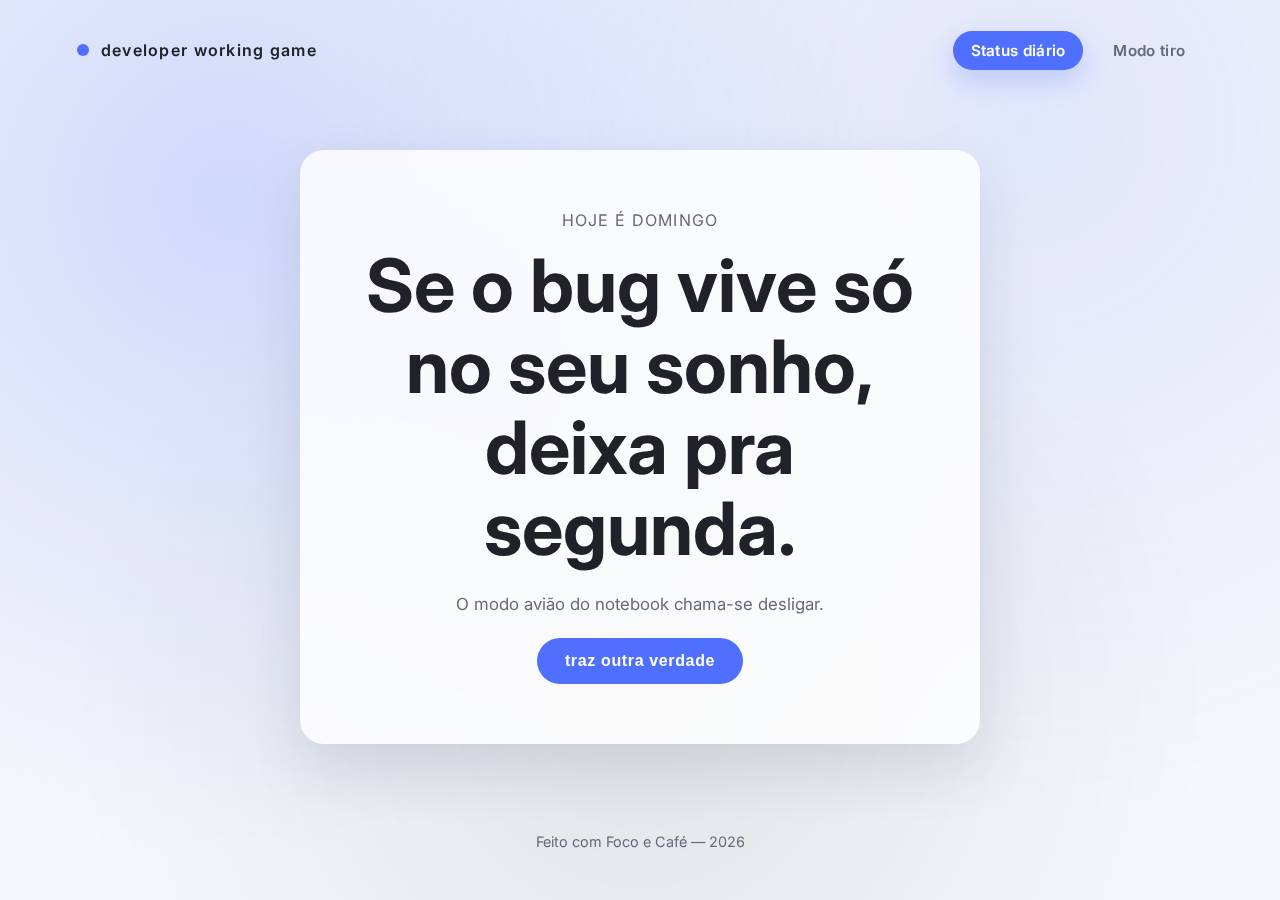
<file: index.html>
<!DOCTYPE html>
<html lang="pt-BR">
<head>
    <meta charset="utf-8">
    <meta name="viewport" content="width=device-width, initial-scale=1">
    <meta name="description" content="Landing page leve e responsiva para lembrar desenvolvedores das prioridades da semana.">
    <title>Developer Working Game</title>
    <link rel="preconnect" href="https://fonts.googleapis.com">
    <link rel="preconnect" href="https://fonts.gstatic.com" crossorigin>
    <link href="https://fonts.googleapis.com/css2?family=Inter:wght@400;600;700&display=swap" rel="stylesheet">
    <link rel="stylesheet" href="styles.css">
</head>
<body>
    <div class="background"></div>
    <header class="site-header">
        <div class="brand">
            <span class="brand-dot" aria-hidden="true"></span>
            <p class="brand-text">developer working game</p>
        </div>
        <nav class="site-nav" aria-label="Seções do site">
            <a href="index.html" class="nav-link is-active">Status diário</a>
            <a href="game.html" class="nav-link">Modo tiro</a>
        </nav>
    </header>

    <main class="content" id="status">
        <section class="card" role="status" aria-live="polite">
            <p class="card-label">Hoje é <span id="weekday">...</span></p>
            <h1 class="card-title" id="main-message">carregando...</h1>
            <p class="card-subtitle" id="card-subtitle">Respira, toma um café e segue o fluxo.</p>
            <button id="refresh" type="button" class="primary-action">traz outra verdade</button>
        </section>
    </main>

    <footer class="site-footer">
        <p class="footer-text">Feito com Foco e Café — <span class="footer-year" id="footer-year"></span></p>
    </footer>

    <script src="script.js" defer></script>
</body>
</html>
</file>
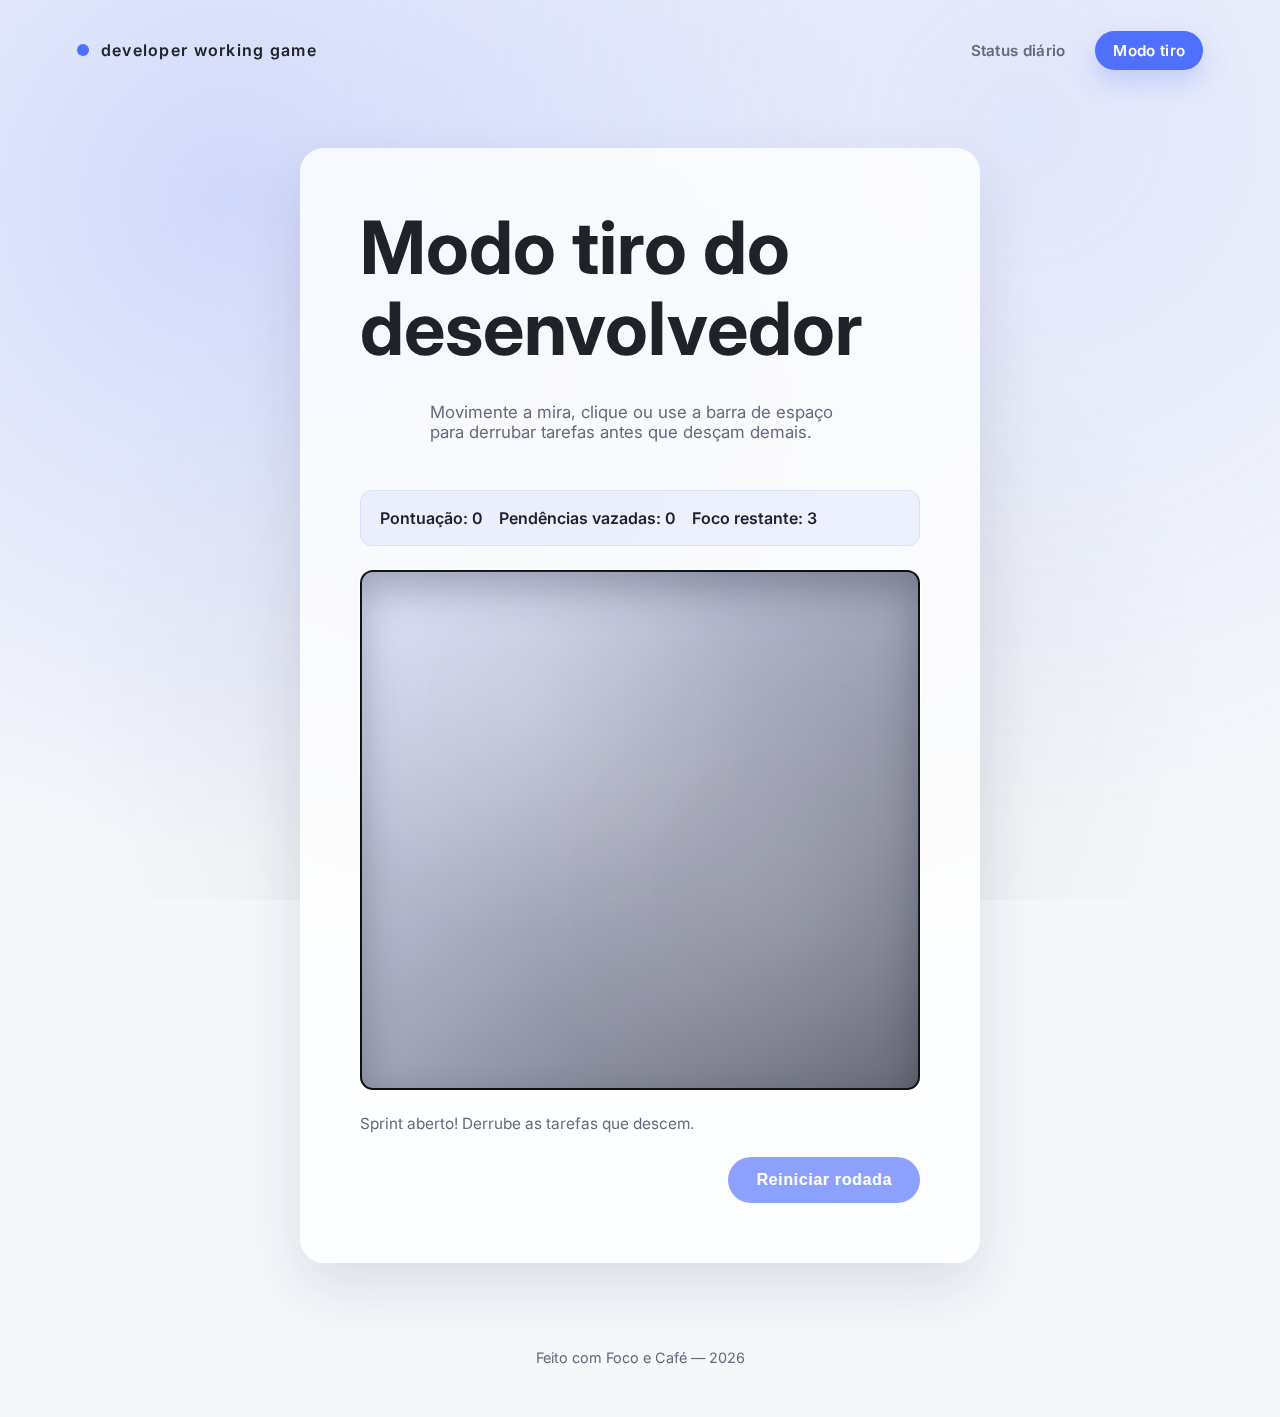
<file: game.html>
<!DOCTYPE html>
<html lang="pt-BR">
<head>
    <meta charset="utf-8">
    <meta name="viewport" content="width=device-width, initial-scale=1">
    <meta name="description" content="Mini game para aliviar a rotina dev derrubando tarefas antes que virem incêndio.">
    <title>Developer Working Game — Modo tiro</title>
    <link rel="preconnect" href="https://fonts.googleapis.com">
    <link rel="preconnect" href="https://fonts.gstatic.com" crossorigin>
    <link href="https://fonts.googleapis.com/css2?family=Inter:wght@400;600;700&display=swap" rel="stylesheet">
    <link rel="stylesheet" href="styles.css">
</head>
<body>
    <div class="background"></div>
    <header class="site-header">
        <div class="brand">
            <span class="brand-dot" aria-hidden="true"></span>
            <p class="brand-text">developer working game</p>
        </div>
        <nav class="site-nav" aria-label="Seções do site">
            <a href="index.html" class="nav-link">Status diário</a>
            <a href="game.html" class="nav-link is-active">Modo tiro</a>
        </nav>
    </header>

    <main class="content">
        <section class="card game-card" aria-live="polite">
            <div class="game-card__intro">
                <h1 class="card-title">Modo tiro do desenvolvedor</h1>
                <p class="card-subtitle">Movimente a mira, clique ou use a barra de espaço para derrubar tarefas antes que desçam demais.</p>
            </div>

            <div class="game-hud" role="status" aria-live="polite">
                <p class="game-hud__item">Pontuação: <span id="score">0</span></p>
                <p class="game-hud__item">Pendências vazadas: <span id="misses">0</span></p>
                <p class="game-hud__item">Foco restante: <span id="lives">3</span></p>
            </div>

            <div class="game-area" id="game-area" aria-label="Área do jogo" tabindex="0">
                <div class="crosshair" id="crosshair" aria-hidden="true"></div>
            </div>

            <p class="game-status" id="game-status">Aperte "Reiniciar rodada" para começar ou continue de onde parou.</p>

            <div class="game-controls">
                <button id="start-game" type="button" class="primary-action">Reiniciar rodada</button>
            </div>
        </section>
    </main>

    <footer class="site-footer">
        <p class="footer-text">Feito com Foco e Café — <span class="footer-year" id="footer-year"></span></p>
    </footer>

    <script src="script.js" defer></script>
    <script src="game.js" defer></script>
</body>
</html>
</file>
<file: styles.css>
:root {
    --bg: #f5f7fb;
    --bg-accent: rgba(79, 111, 255, 0.08);
    --surface: rgba(255, 255, 255, 0.82);
    --text-main: #20222a;
    --text-muted: #636a7a;
    --primary: #4f6fff;
    --primary-hover: #3b56d3;
    --shadow: 0 24px 60px rgba(36, 43, 77, 0.12);
    --radius-lg: 24px;
    --radius-sm: 12px;
}

* {
    box-sizing: border-box;
}

body {
    margin: 0;
    min-height: 100vh;
    font-family: 'Inter', system-ui, -apple-system, BlinkMacSystemFont, 'Segoe UI', sans-serif;
    color: var(--text-main);
    background: var(--bg);
    display: flex;
    flex-direction: column;
}

.background {
    position: fixed;
    top: 0;
    left: 0;
    width: 100%;
    height: 100%;
    background: radial-gradient(circle at 18% 22%, rgba(79, 111, 255, 0.22), transparent 52%),
                radial-gradient(circle at 80% 14%, rgba(79, 111, 255, 0.12), transparent 54%),
                radial-gradient(circle at 50% 78%, rgba(0, 0, 0, 0.08), transparent 60%);
    z-index: -1;
    pointer-events: none;
}

.site-header {
    display: flex;
    align-items: center;
    justify-content: space-between;
    gap: 24px;
    padding: 24px 6vw 12px;
    flex-wrap: wrap;
}

.brand {
    display: inline-flex;
    align-items: center;
    gap: 12px;
    font-weight: 600;
    text-transform: lowercase;
    letter-spacing: 0.08em;
}

.brand-dot {
    width: 12px;
    height: 12px;
    background: var(--primary);
    border-radius: 50%;
    display: inline-block;
}

.site-nav {
    display: inline-flex;
    align-items: center;
    gap: 12px;
    flex-wrap: wrap;
}

.nav-link {
    position: relative;
    display: inline-flex;
    align-items: center;
    padding: 10px 18px;
    border-radius: 999px;
    text-decoration: none;
    font-size: 0.95rem;
    font-weight: 600;
    letter-spacing: 0.02em;
    color: var(--text-muted);
    background: transparent;
    transition: background 160ms ease, color 160ms ease, transform 160ms ease;
}

.nav-link:hover,
.nav-link:focus-visible {
    background: var(--bg-accent);
    color: var(--text-main);
    transform: translateY(-1px);
}

.nav-link.is-active {
    color: #fff;
    background: var(--primary);
    box-shadow: 0 12px 26px rgba(79, 111, 255, 0.24);
}

.content {
    flex: 1;
    display: grid;
    place-items: center;
    padding: 60px 6vw 48px;
}

.card {
    max-width: 680px;
    padding: clamp(32px, 6vw, 60px);
    border-radius: var(--radius-lg);
    background: var(--surface);
    backdrop-filter: blur(24px);
    box-shadow: var(--shadow);
    text-align: center;
    transition: transform 200ms ease, box-shadow 200ms ease;
}

.card:hover {
    transform: translateY(-4px);
    box-shadow: 0 32px 80px rgba(36, 43, 77, 0.16);
}

.card-label {
    margin: 0 0 16px;
    font-size: 1rem;
    letter-spacing: 0.08em;
    text-transform: uppercase;
    color: var(--text-muted);
}

.card-title {
    margin: 0;
    font-size: clamp(2.4rem, 6vw, 4.6rem);
    font-weight: 700;
    line-height: 1.1;
}

.card-subtitle {
    margin: 24px auto;
    max-width: 420px;
    font-size: 1.05rem;
    color: var(--text-muted);
}

.primary-action {
    display: inline-flex;
    align-items: center;
    justify-content: center;
    padding: 14px 28px;
    border: none;
    border-radius: 999px;
    background: var(--primary);
    color: #fff;
    font-size: 1rem;
    font-weight: 600;
    letter-spacing: 0.04em;
    cursor: pointer;
    transition: background 160ms ease, transform 160ms ease;
}

.primary-action:disabled {
    opacity: 0.65;
    cursor: not-allowed;
}

.primary-action:focus-visible,
.primary-action:hover {
    background: var(--primary-hover);
    transform: translateY(-2px);
}

.primary-action:active {
    transform: translateY(0);
}

.site-footer {
    padding: 24px 6vw 36px;
    text-align: center;
    font-size: 0.9rem;
    color: var(--text-muted);
}

.game-card {
    width: min(940px, 100%);
    display: flex;
    flex-direction: column;
    gap: 24px;
    text-align: left;
}

.game-card__intro {
    display: flex;
    flex-direction: column;
    gap: 8px;
}

.game-hud {
    display: flex;
    flex-wrap: wrap;
    gap: 16px;
    align-items: center;
    padding: 18px 20px;
    border-radius: var(--radius-sm);
    background: rgba(79, 111, 255, 0.08);
    box-shadow: inset 0 0 0 1px rgba(79, 111, 255, 0.12);
}

.game-hud__item {
    margin: 0;
    font-weight: 600;
    color: var(--text-main);
}

.game-area {
    position: relative;
    width: min(720px, 100%);
    height: clamp(360px, 60vh, 520px);
    border-radius: var(--radius-sm);
    background: linear-gradient(140deg, rgba(79, 111, 255, 0.16), rgba(20, 24, 44, 0.66));
    overflow: hidden;
    box-shadow: inset 0 18px 40px rgba(20, 24, 44, 0.32);
    border: 1px solid rgba(79, 111, 255, 0.18);
    cursor: none;
}

.game-area::after {
    content: '';
    position: absolute;
    inset: 0;
    background: radial-gradient(circle at 30% 26%, rgba(255, 255, 255, 0.18), transparent 42%),
                radial-gradient(circle at 76% 62%, rgba(255, 255, 255, 0.12), transparent 48%);
    pointer-events: none;
}

.crosshair {
    position: absolute;
    top: 50%;
    left: 50%;
    width: 48px;
    height: 48px;
    border-radius: 50%;
    transform: translate(-50%, -50%);
    border: 2px solid rgba(255, 255, 255, 0.92);
    box-shadow: 0 0 24px rgba(255, 255, 255, 0.4);
    pointer-events: none;
    opacity: 0;
    transition: opacity 160ms ease, transform 60ms ease;
}

.crosshair::before,
.crosshair::after {
    content: '';
    position: absolute;
    top: 50%;
    left: 50%;
    transform: translate(-50%, -50%);
    background: rgba(255, 255, 255, 0.92);
}

.crosshair::before {
    width: 2px;
    height: 36px;
}

.crosshair::after {
    width: 36px;
    height: 2px;
}

.crosshair.crosshair--shoot {
    transform: translate(-50%, -50%) scale(0.92);
    opacity: 1;
}

.task-card {
    position: absolute;
    top: 0;
    left: 0;
    min-width: 160px;
    max-width: 240px;
    padding: 14px 18px;
    border-radius: var(--radius-sm);
    background: rgba(255, 255, 255, 0.92);
    color: var(--text-main);
    font-weight: 600;
    box-shadow: 0 22px 45px rgba(12, 14, 32, 0.24);
    filter: drop-shadow(0 4px 12px rgba(12, 14, 32, 0.18));
    pointer-events: none;
    will-change: transform;
    transform: translate3d(var(--x, 0), var(--y, -120px), 0) scale(var(--scale, 1));
    transition: transform 180ms ease, opacity 180ms ease;
}

.task-card__text {
    margin: 0;
    font-size: 0.95rem;
    line-height: 1.35;
}

.task-card--destroyed {
    opacity: 0;
    --scale: 0.6;
}

.game-status {
    margin: 0;
    font-size: 0.96rem;
    color: var(--text-muted);
}

.game-controls {
    display: flex;
    justify-content: flex-end;
}

@media (max-width: 720px) {
    .site-header {
        flex-direction: column;
        align-items: flex-start;
        gap: 16px;
        padding-bottom: 0;
    }

    .game-controls {
        justify-content: center;
    }
}

@media (max-width: 520px) {
    body {
        background: #fff;
    }

    .background {
        display: none;
    }

    .card {
        padding: 32px 24px;
        border-radius: 20px;
        box-shadow: 0 20px 50px rgba(36, 43, 77, 0.12);
    }

    .card-title {
        font-size: clamp(2.2rem, 9vw, 3.2rem);
    }

    .site-header,
    .content {
        padding-left: 24px;
        padding-right: 24px;
    }

    .site-nav {
        width: 100%;
    }

    .game-hud {
        justify-content: center;
    }
}
</file>
